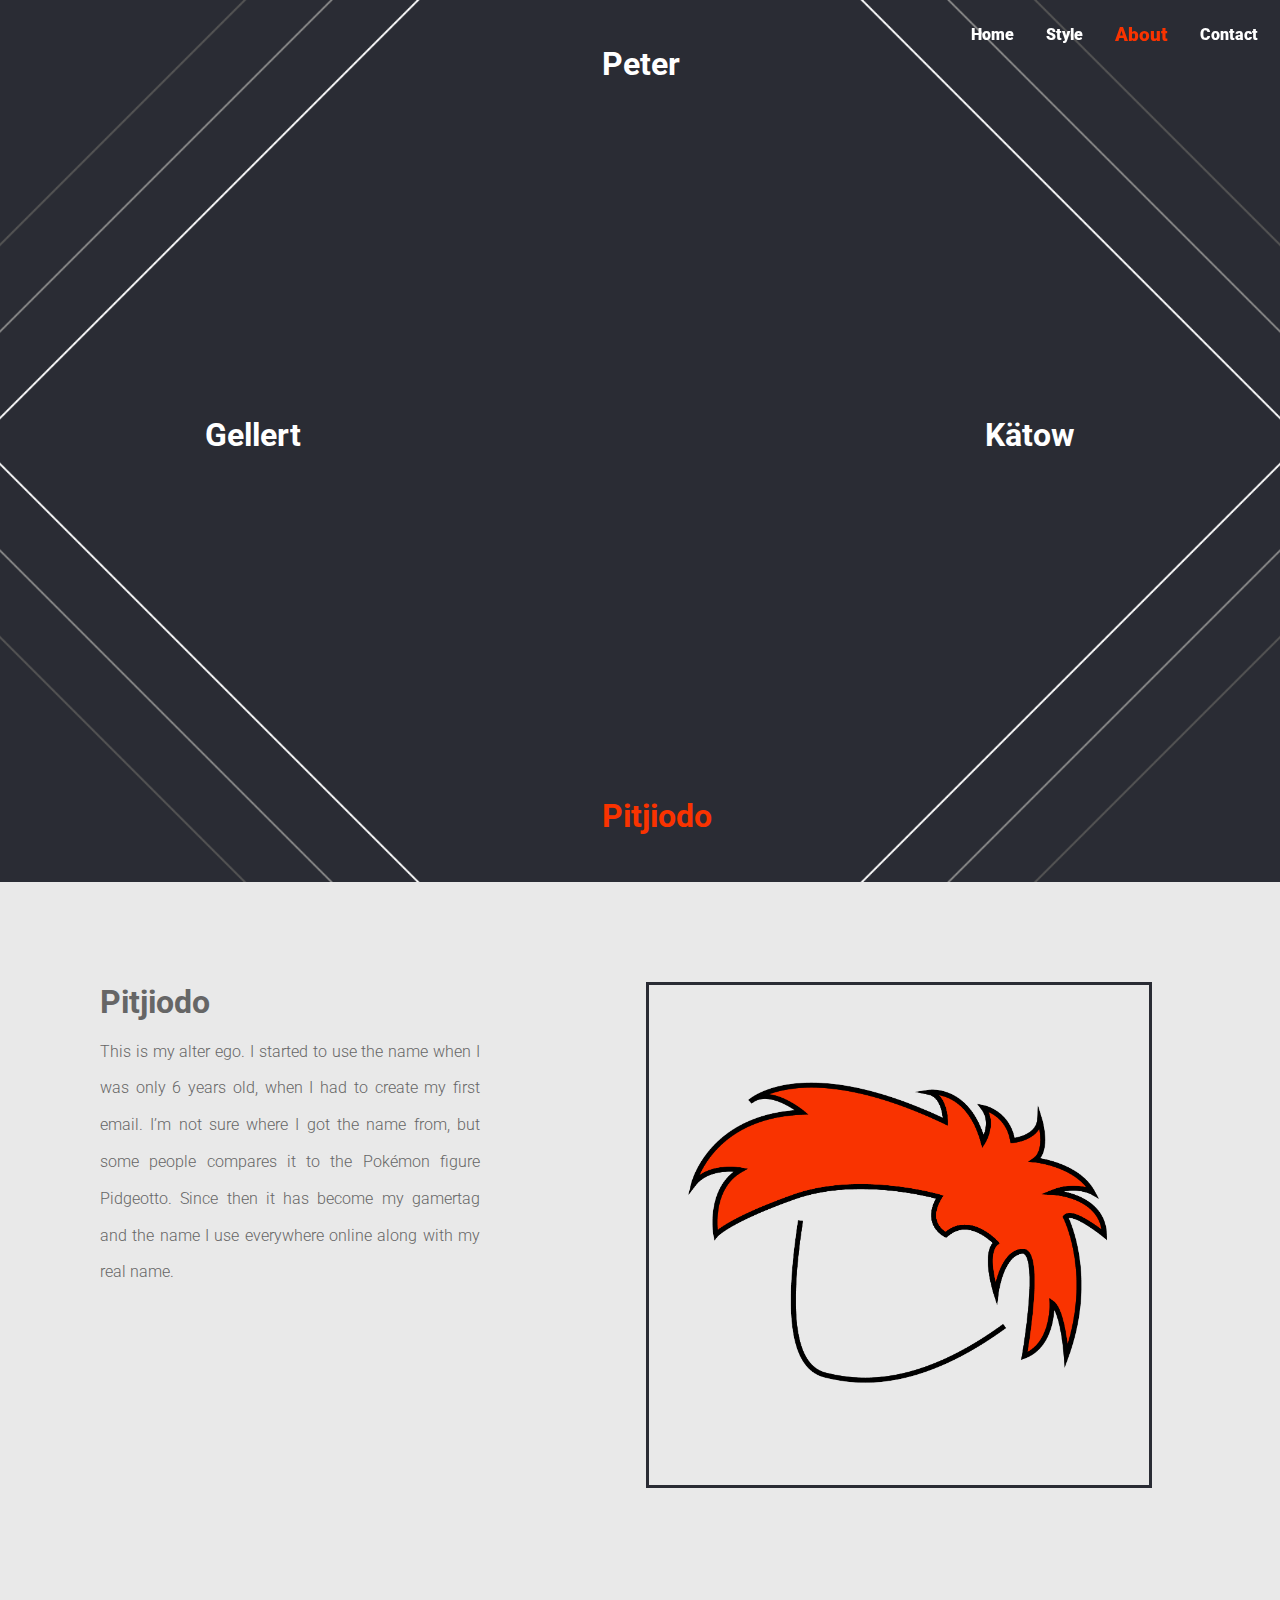
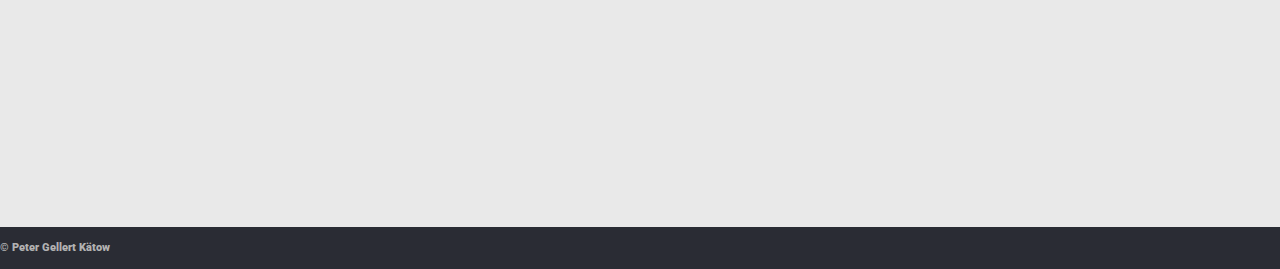
<file: about-pitjiodo.html>
<!DOCTYPE html>
<html>
  <head>
    <meta charset="utf-8">
    <meta name="viewport" content="width=divice-width, initial-scale=1.0">
    <title>Peter G Kätow Portfolio</title>
    <link href="https://fonts.googleapis.com/css?family=Roboto:300,900" rel="stylesheet">
    <link rel="stylesheet" href="assets/css/style.css">
    <link rel="icon" href="assets/pictures/Pitjiodo%20cartoon-01.png">
  </head>
  
  <body class="about-wrapper">
    <div class="about-top">
      <nav id="site-nav">
        <ul>
            <li><a href="index.html">Home</a></li>
            <li><a href="style.html">Style</a></li>
            <li><a class="active" href="about.html">About</a></li>
            <li><a href="contact.html">Contact</a></li>
        </ul>
      </nav>
      <a class="peter-gellert-katow" href="about.html"><h1 class="gellert">Gellert</h1></a>
      <a class="peter-gellert-katow" href="about.html"><h1 class="peter">Peter</h1></a>
      <a class="peter-gellert-katow" href="about.html"><h1 class="katow">Kätow</h1></a>
      <a class="peter-gellert-katow" href="about-pitjiodo.html"><h1 class="pitjiodo" id="active1">Pitjiodo</h1></a>
    </div>
        
    <div class="about-bot">
        <h1>
          Pitjiodo
        </h1>
        <div class="about-bot-text">
            <p>
               This is my alter ego. I started to use the name when I was only 6 years old, when I had to create my first email. I’m not sure where I got the name from, but some people compares it to the Pokémon figure Pidgeotto. Since then it has become my gamertag and the name I use everywhere online along with my real name.
            </p>
        </div>
        <div class="about-bot-img">
           <img src="assets/pictures/Pitjiodo%20cartoon-01.png" alt="Pitjiodo"> 
            
        </div> 
    </div>
    <footer>
        <p> &copy; Peter Gellert Kätow</p>
    </footer>
  </body>
</html>
</file>
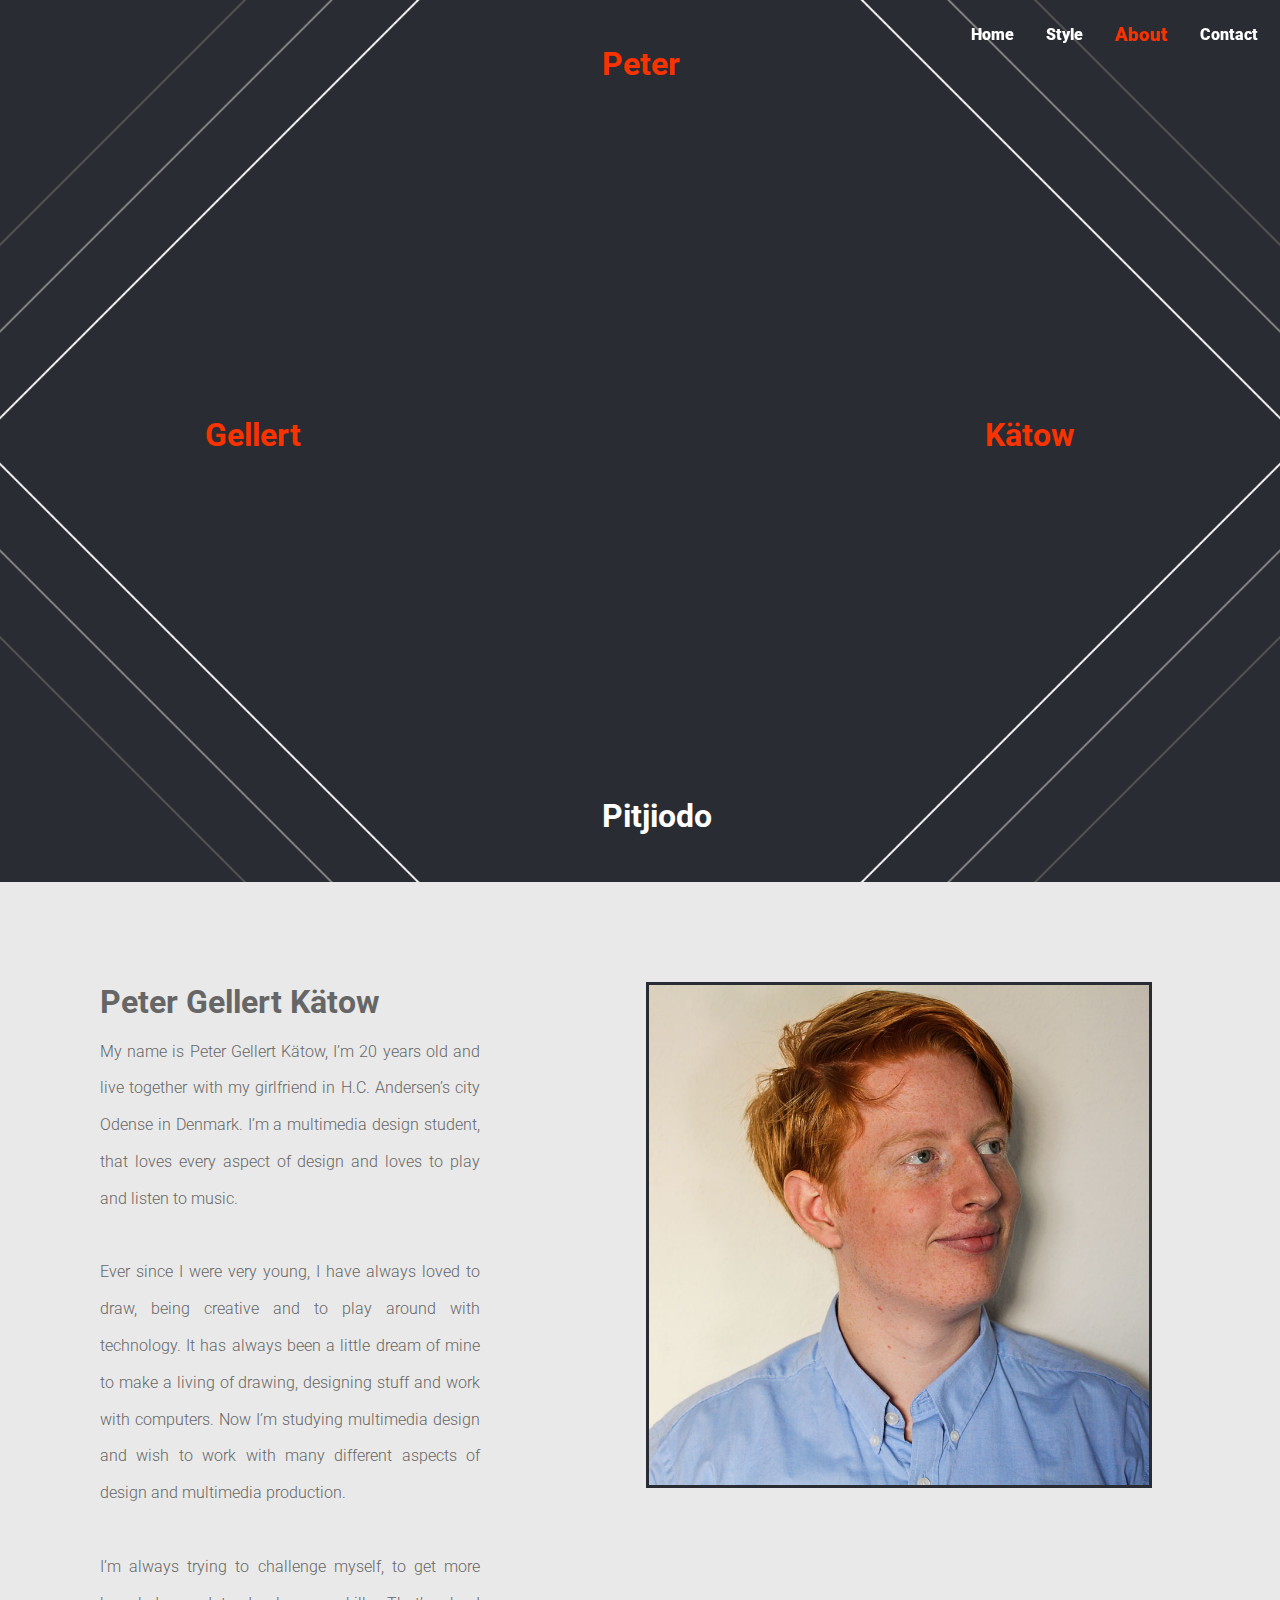
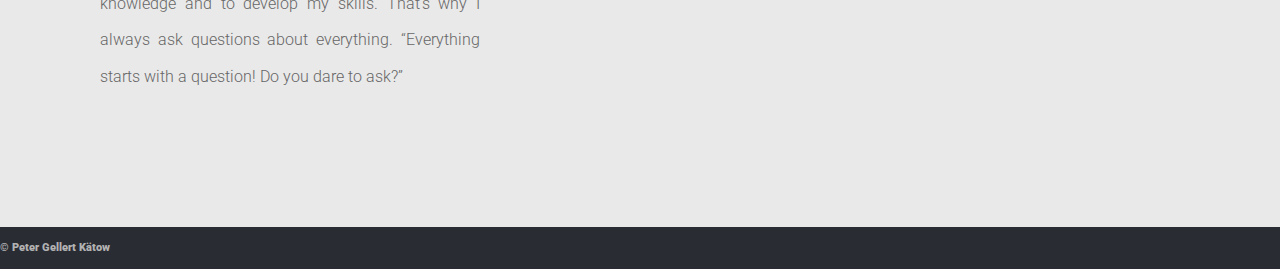
<file: about.html>
<!DOCTYPE html>
<html>
  <head>
    <meta charset="utf-8">
    <meta name="viewport" content="width=divice-width, initial-scale=1.0">
    <title>Peter G Kätow Portfolio</title>
    <link href="https://fonts.googleapis.com/css?family=Roboto:300,900" rel="stylesheet">
    <link rel="stylesheet" href="assets/css/style.css">
    <link rel="icon" href="assets/pictures/Pitjiodo%20cartoon-01.png">
  </head>
  
  <body class="about-wrapper">
    <div class="about-top">
      <nav id="site-nav">
        <ul>
            <li><a href="index.html">Home</a></li>
            <li><a href="style.html">Style</a></li>
            <li><a class="active" href="about.html">About</a></li>
            <li><a href="contact.html">Contact</a></li>
        </ul>
      </nav>
      <a class="peter-gellert-katow" href="about.html"><h1 class="gellert" id="active1">Gellert</h1></a>
      <a class="peter-gellert-katow" href="about.html"><h1 class="peter" id="active2">Peter</h1></a>
      <a class="peter-gellert-katow" href="about.html"><h1 class="katow" id="active3">Kätow</h1></a>
      <a class="peter-gellert-katow" href="about-pitjiodo.html"><h1 class="pitjiodo">Pitjiodo</h1></a>
    </div>
      
    <div class="about-bot">
        <h1>
          Peter Gellert Kätow
        </h1>
        <div class="about-bot-text">
            <p>
                My name is Peter Gellert Kätow, I’m 20 years old and live together with my girlfriend in H.C. Andersen’s city Odense in Denmark. I’m a multimedia design student, that loves every aspect of design and loves to play and listen to music. <br><br>
                Ever since I were very young, I have always loved to draw, being creative and to play around with technology. It has always been a little dream of mine to make a living of drawing, designing stuff and work with computers. Now I’m studying multimedia design and wish to work with many different aspects of design and multimedia production. <br><br>
                I’m always trying to challenge myself, to get more knowledge and to develop my skills. That’s why I always ask questions about everything. “Everything starts with a question! Do you dare to ask?”
            </p>
        </div>
        <div class="about-bot-img-peter">
           <img src="assets/pictures/Me-Potrat.jpg" alt="Peter Gellert Kätow"> 
            
        </div> 
    </div>
    <footer>
        <p> &copy; Peter Gellert Kätow</p>
    </footer>
  </body>
</html>
</file>
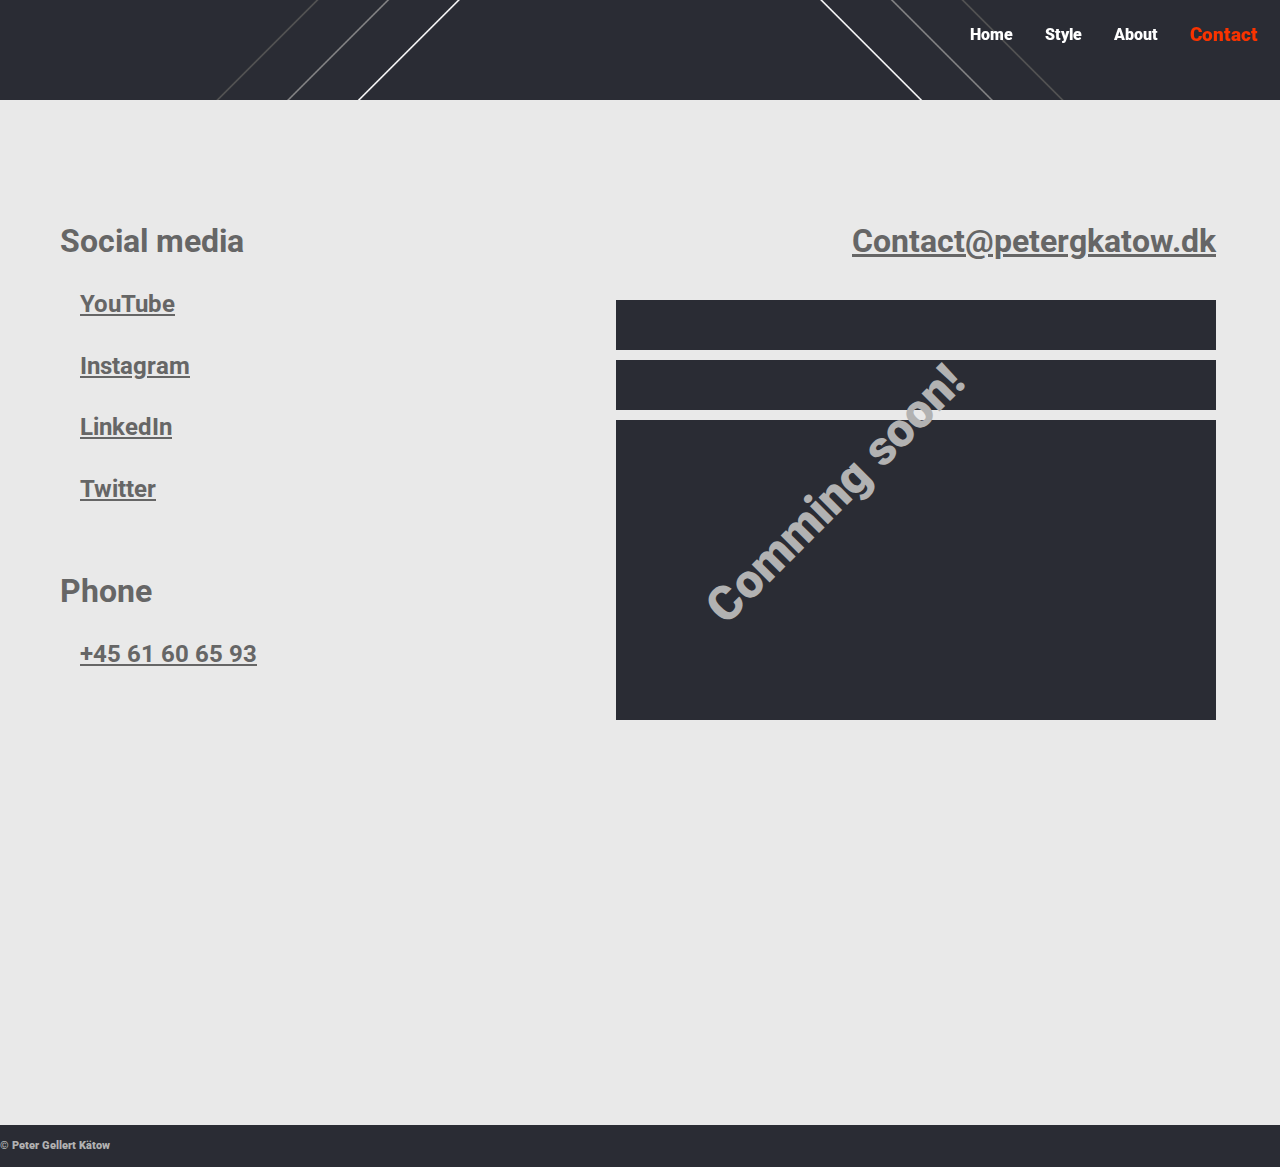
<file: contact.html>
<!DOCTYPE html>
<html>
  <head>
    <meta charset="utf-8">
    <meta name="viewport" content="width=divice-width, initial-scale=1.0">
    <title>Peter G Kätow Portfolio</title>
    <link href="https://fonts.googleapis.com/css?family=Roboto:300,900" rel="stylesheet">
    <link rel="stylesheet" href="assets/css/style.css">
    <link rel="icon" href="assets/pictures/Pitjiodo%20cartoon-01.png">
  </head>
  
  <body class="site-wrapper">
    <div class="contact">
        <nav id="site-nav">
          <ul>
            <li><a href="index.html">Home</a></li>
            <li><a href="style.html">Style</a></li>
            <li><a href="about.html">About</a></li>
            <li><a class="active" href="contact.html">Contact</a></li>
          </ul>
        </nav>
        <div class="contact-top">
            <img src="assets/pictures/art1_Tegnebr%C3%A6t%201.png" alt="Peter Gellert Kätow contact background">
        </div>
    </div>
    
    <div class="contact-bottom-part">
      <div class="social-media">
          <div><h1>Social media</h1>
          </div>
          <a href="https://www.youtube.com/channel/UCdS6H402z0fMj0OU09_HnTw?view_as=subscriber"><div class="youtube"><h2>YouTube</h2>
          </div></a>
          <a href="https://www.instagram.com/pitjiodo"><div class="instagram"><h2>Instagram</h2>
          </div></a>
          <a href="https://www.linkedin.com/in/peter-k%C3%A4tow-232845131/"><div class="linkedin"><h2>LinkedIn</h2>
          </div></a>
          <a href="https://twitter.com/PeterGkatow?lang=da"><div class="tweeter"><h2>Twitter</h2>
          </div></a>
      </div>
      <div class="phone">
          <div><h1>Phone</h1>
          </div>
          <a href="tel:+4561606593"><div class="youtube"><h2>+45 61 60 65 93</h2></div></a>
         </div>
      <div class="email"><a href="mailto:contact@petergkatow.com"><h1>Contact@petergkatow.dk</h1></a></div>
      
      <div class="contact-form"></div>
      <div class="contact-form1"></div>
      <div class="contact-form2"></div>
      <p class="contact-text">Comming soon!</p>
    </div>
    <footer>
        <p> &copy; Peter Gellert Kätow</p>
    </footer>
  </body>
</html>
</file>
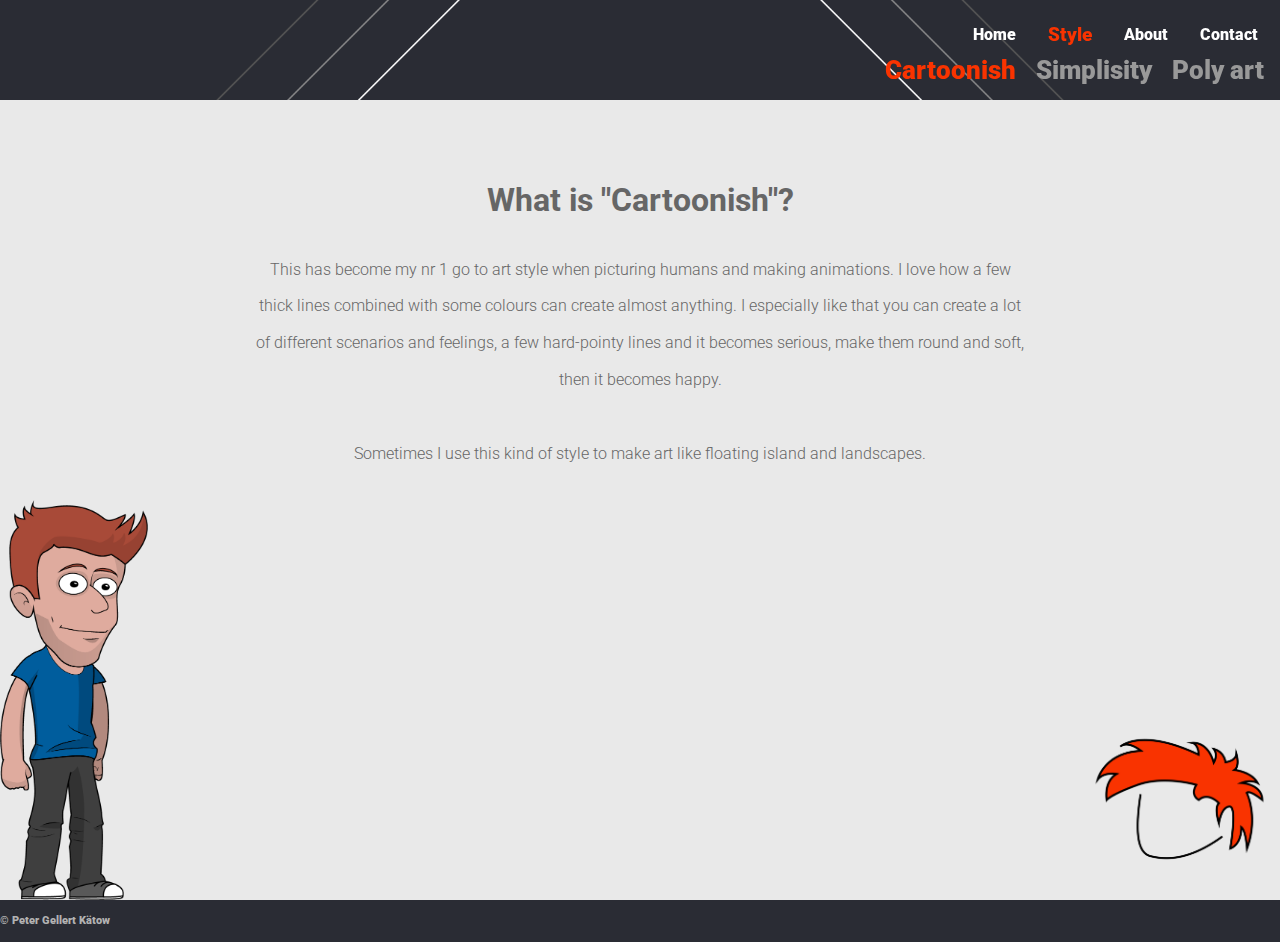
<file: style-cartoonish.html>
<!DOCTYPE html>
<html>
  <head>
    <meta charset="utf-8">
    <meta name="viewport" content="width=divice-width, initial-scale=1.0">
    <title>Peter G Kätow Portfolio</title>
    <link href="https://fonts.googleapis.com/css?family=Roboto:300,900" rel="stylesheet">
    <link rel="stylesheet" href="assets/css/style.css">
    <link rel="icon" href="assets/pictures/Pitjiodo%20cartoon-01.png">
  </head>
  
  <body class="site-wrapper">
    <div class="style">
        <nav id="site-nav">
          <ul>
            <li><a href="index.html">Home</a></li>
            <li><a class="active" href="style.html">Style</a></li>
            <li><a href="about.html">About</a></li>
            <li><a href="contact.html">Contact</a></li>
          </ul>
        </nav>
        <ul class="style-nav">
            <li><a class="active2" href="style-cartoonish.html">Cartoonish</a></li>
            <li><a href="style-simplisity.html">Simplisity</a></li>
            <li><a href="style-graphic.html">Poly art</a></li>
        </ul>
        <div class="style-top">
            <img src="assets/pictures/art1_Tegnebr%C3%A6t%201.png" alt="Peter Gellert Kätow style background">
        </div>
    </div>
    
    <div class="bottom-part">
      <div class="bottom-part-textbox">
        <h1>
          What is "Cartoonish"?
        </h1>
        <div class="style-text">
            <p>
               This has become my nr 1 go to art style when picturing humans and making animations. I love how a few thick lines combined with some colours can create almost anything. I especially like that you can create a lot of different scenarios and feelings, a few hard-pointy lines and it becomes serious, make them round and soft, then it becomes happy. <br> <br>
               Sometimes I use this kind of style to make art like floating island and landscapes.

            </p>
        </div>
        <img class="style-cartoonish-img" src="assets/pictures/Pitjiodo%20cartoon-01.png" alt="Peter Gellert Kätow">
        <img class="left-style-cartoonish-img" src="assets/pictures/pitjiodo-avatar.png" alt="Peter Gellert Kätow">
      </div>
    </div>
    <footer>
        <p> &copy; Peter Gellert Kätow</p>
    </footer>
  </body>
</html>
</file>
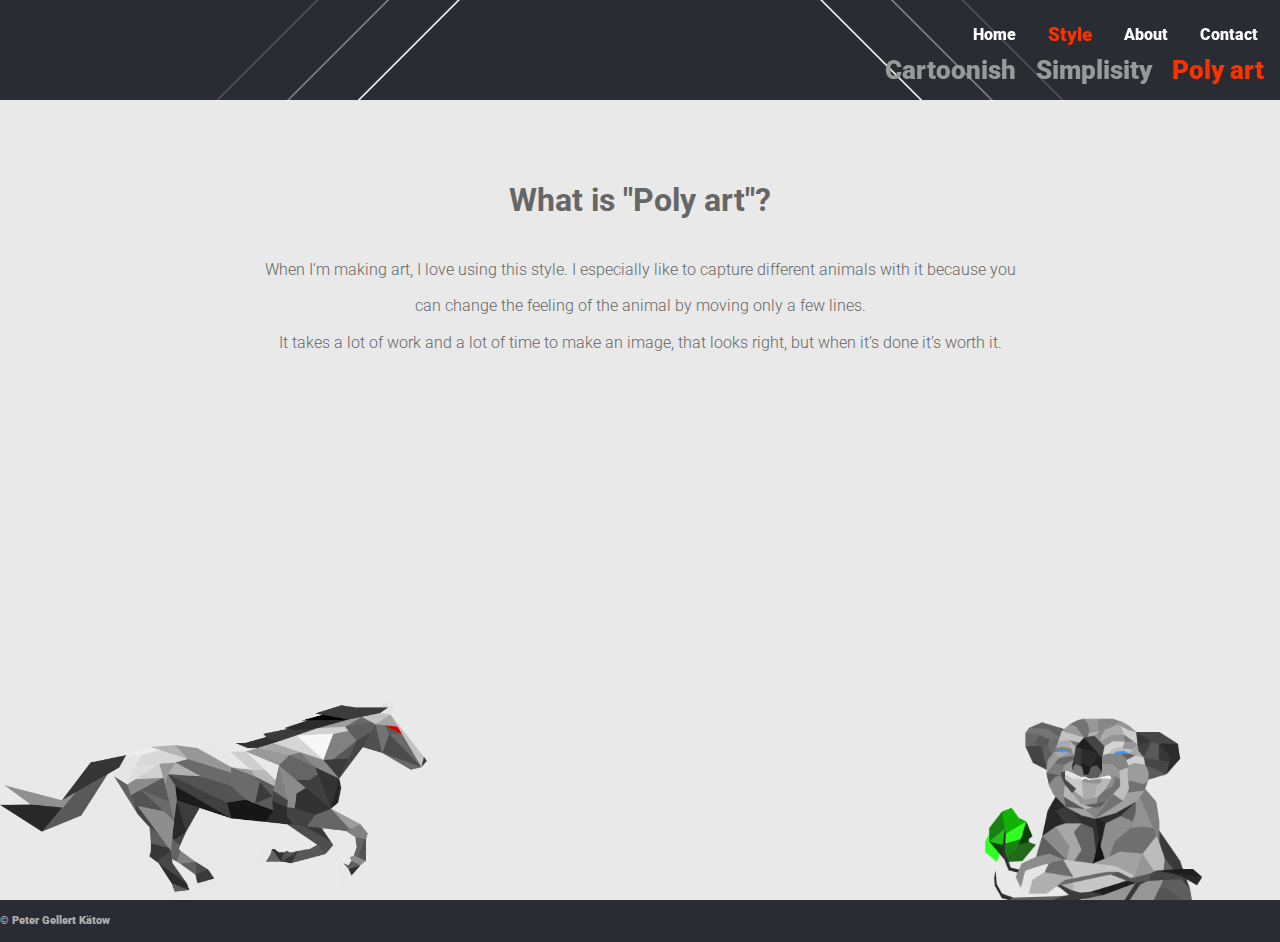
<file: style-graphic.html>
<!DOCTYPE html>
<html>
  <head>
    <meta charset="utf-8">
    <meta name="viewport" content="width=divice-width, initial-scale=1.0">
    <title>Peter G Kätow Portfolio</title>
    <link href="https://fonts.googleapis.com/css?family=Roboto:300,900" rel="stylesheet">
    <link rel="stylesheet" href="assets/css/style.css">
    <link rel="icon" href="assets/pictures/Pitjiodo%20cartoon-01.png">
  </head>
  
  <body class="site-wrapper">
    <div class="style">
        <nav id="site-nav">
          <ul>
            <li><a href="index.html">Home</a></li>
            <li><a class="active" href="style.html">Style</a></li>
            <li><a href="about.html">About</a></li>
            <li><a href="contact.html">Contact</a></li>
          </ul>
        </nav>
        <ul class="style-nav">
            <li><a href="style-cartoonish.html">Cartoonish</a></li>
            <li><a href="style-simplisity.html">Simplisity</a></li>
            <li><a class="active2" href="style-graphic.html">Poly art</a></li>
        </ul>
        <div class="style-top">
            <img src="assets/pictures/art1_Tegnebr%C3%A6t%201.png" alt="Peter Gellert Kätow style background">
        </div>
    </div>
    
    <div class="bottom-part">
      <div class="bottom-part-textbox">
        <h1>
          What is "Poly art"?
        </h1>
        <div class="style-text">
            <p>
               When I’m making art, I love using this style. I especially like to capture different animals with it because you can change the feeling of the animal by moving only a few lines. <br>
               It takes a lot of work and a lot of time to make an image, that looks right, but when it’s done it’s worth it. 

            </p>
        </div>
        <img class="style-graphic-img" src="assets/pictures/Koala%20mindre%20ingenbaggrund-01.png" alt="Peter Gellert Kätow">
        <img class="left-style-graphic-img" src="assets/pictures/Hest%20mindre.png" alt="Peter Gellert Kätow">
      </div>
    </div>
    <footer>
        <p> &copy; Peter Gellert Kätow</p>
    </footer>
  </body>
</html>
</file>
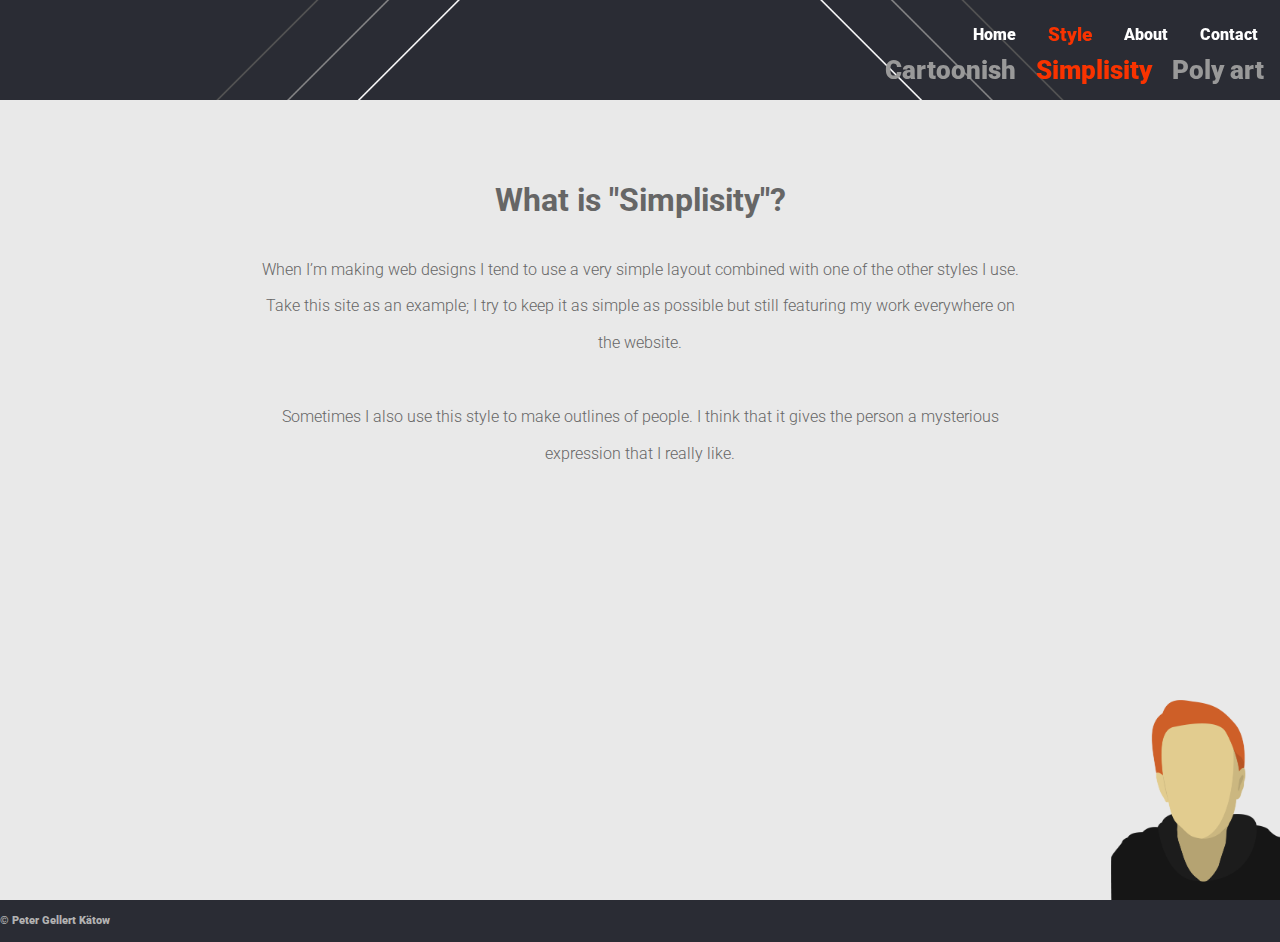
<file: style-simplisity.html>
<!DOCTYPE html>
<html>
  <head>
    <meta charset="utf-8">
    <meta name="viewport" content="width=divice-width, initial-scale=1.0">
    <title>Peter G Kätow Portfolio</title>
    <link href="https://fonts.googleapis.com/css?family=Roboto:300,900" rel="stylesheet">
    <link rel="stylesheet" href="assets/css/style.css">
    <link rel="icon" href="assets/pictures/Pitjiodo%20cartoon-01.png">
  </head>
  
  <body class="site-wrapper">
    <div class="style">
        <nav id="site-nav">
          <ul>
            <li><a href="index.html">Home</a></li>
            <li><a class="active" href="style.html">Style</a></li>
            <li><a href="about.html">About</a></li>
            <li><a href="contact.html">Contact</a></li>
          </ul>
        </nav>
        <ul class="style-nav">
            <li><a href="style-cartoonish.html">Cartoonish</a></li>
            <li><a class="active2" href="style-simplisity.html">Simplisity</a></li>
            <li><a href="style-graphic.html">Poly art</a></li>
        </ul>
        <div class="style-top">
            <img src="assets/pictures/art1_Tegnebr%C3%A6t%201.png" alt="Peter Gellert Kätow style background">
        </div>
    </div>
    
    <div class="bottom-part">
      <div class="bottom-part-textbox">
        <h1>
          What is "Simplisity"?
        </h1>
        <div class="style-text">
            <p>
               When I’m making web designs I tend to use a very simple layout combined with one of the other styles I use. Take this site as an example; I try to keep it as simple as possible but still featuring my work everywhere on the website. <br><br> 
               Sometimes I also use this style to make outlines of people. I think that it gives the person a mysterious expression that I really like.

            </p>
        </div>
        <img class="style-simplisity-img" src="assets/pictures/Simpel%20Peter%20Gellert%20K%C3%A4tow.png" alt="Peter Gellert Kätow">
      </div>
    </div>
    <footer>
        <p> &copy; Peter Gellert Kätow</p>
    </footer>
  </body>
</html>
</file>
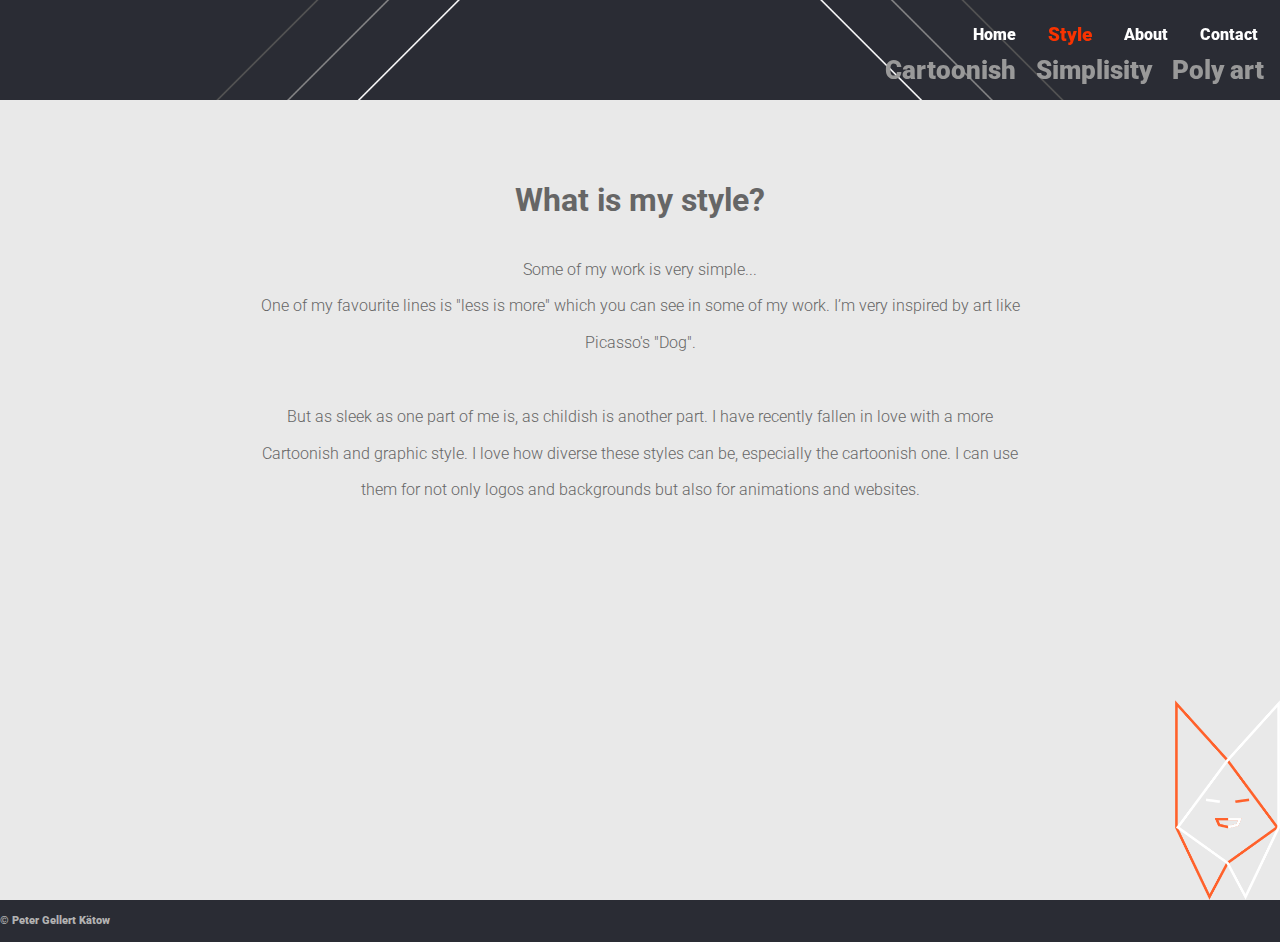
<file: style.html>
<!DOCTYPE html>
<html>
  <head>
    <meta charset="utf-8">
    <meta name="viewport" content="width=divice-width, initial-scale=1.0">
    <title>Peter G Kätow Portfolio</title>
    <link href="https://fonts.googleapis.com/css?family=Roboto:300,900" rel="stylesheet">
    <link rel="stylesheet" href="assets/css/style.css">
    <link rel="icon" href="assets/pictures/Pitjiodo%20cartoon-01.png">
  </head>
  
  <body class="site-wrapper">
    <div class="style">
        <nav id="site-nav">
          <ul>
            <li><a href="index.html">Home</a></li>
            <li><a class="active" href="style.html">Style</a></li>
            <li><a href="about.html">About</a></li>
            <li><a href="contact.html">Contact</a></li>
          </ul>
        </nav>
        <ul class="style-nav">
            <li><a href="style-cartoonish.html">Cartoonish</a></li>
            <li><a href="style-simplisity.html">Simplisity</a></li>
            <li><a href="style-graphic.html">Poly art</a></li>
        </ul>
        <div class="style-top">
            <img src="assets/pictures/art1_Tegnebr%C3%A6t%201.png" alt="Peter Gellert Kätow style background">
        </div>
    </div>
    
    <div class="bottom-part">
      <div class="bottom-part-textbox">
        <h1>
          What is my style?
        </h1>
        <div class="style-text">
            <p>
               Some of my work is very simple... <br>
               One of my favourite lines is "less is more" which you can see in some of my work. I’m very inspired by art like Picasso's "Dog". <br><br>
               But as sleek as one part of me is, as childish is another part. I have recently fallen in love with a more Cartoonish and graphic style. I love how diverse these styles can be, especially the cartoonish one. I can use them for not only logos and backgrounds but also for animations and websites.

            </p>
        </div>
        <img class="style-img" src="assets/pictures/pitjiodo-fox.png" alt="Peter Gellert Kätow">
      </div>
    </div>
    <footer>
        <p> &copy; Peter Gellert Kätow</p>
    </footer>
  </body>
</html>
</file>
<file: assets/css/style.css>
body, html {
    height: 100%;
    margin: 0;
    font-size: 16px;
    font-family: 'Roboto', sans-serif;
    font-weight: 900;
    line-height: 2.6em;
    color: #666;
}

/*-------Navigation-------*/

#site-nav {
    right: 0.5%;
    position: fixed;
    z-index: 1;
}

#site-nav a {
    color: #fff;
    display: block;
    padding: 14px 16px 0 16px;
    text-decoration: none;
    transition: opacity .3s;
}

#site-nav ul {
    margin: 0;
    padding: 0;
    overflow: hidden;
}

#site-nav li {
    display: inline;
    list-style: none;
    float: left;
    font-weight: 900;
}

#site-nav a:hover {
    opacity: .5;
}

#site-nav .active {
    font-size: 1.2em;
    color: #F93300;
}

/*-------LOGO-------*/
#logo {
    position: absolute;
    height: 35px;
    width: auto;
    top: 14px;
    left: 0.5%;
}
/*----------------------HOME----------------------*/

/*-------text-------*/

.home-parallax-text, .home-section-2-textbox, .home-section-3-text, .home-section-x-text {
    position: absolute;
    width: 100%;
    text-align: center;
    font-size: 13px;
    letter-spacing: 4px;
    text-transform: uppercase;
    background-color: transparent;
    color: #fff;
}

.home-parallax-text, .home-section-x-text {
    top: 40%;
}

.home-section-2-textbox {
    top: 20%;
}

/*-------Parallax 1-------*/

.home-parallax {
    background-attachment: fixed;
    background-color: #2A2C34;
    background-image: url('../pictures/peter-gellert-katow-multimediedesigner-web.jpg');
    background-position: center;
    background-repeat: no-repeat;
    background-size: cover;
    min-height: 100%;
    position: relative;
}


/*Scroll down button*/

#scroll-down a span {
    position: absolute;
    top: 93%;
    left: 50%;
    width: 25px;
    height: 25px;
    border-left: 1px solid #fff;
    border-bottom: 1px solid #fff;
    transition: opacity .3s;
    -webkit-transform: rotate(-45deg);
    -webkit-animation: homegodown 2s infinite;
}

.home-scroll-down a {
    transition: opacity .3s;
}
.home-scroll-down a:hover {
    opacity: .5;
}

@-webkit-keyframes homegodown {
  0% {
    -webkit-transform: rotate(-45deg) translate(0, 0);
  }
  20% {
    -webkit-transform: rotate(-45deg) translate(-10px, 10px);
  }
  40% {
    -webkit-transform: rotate(-45deg) translate(0, 0);
  }
}

/*-------Section 2-------*/

.home-text {
    margin: 0px 20% 0px 20%;
    font-weight: 300;
}
.home-section-2 {
    background-attachment: fixed;
    background-color: #2A2C34;
    /*border-top: solid 10px #fff;*/
    min-height: 100%;
    position: relative;
}
.home-section-2-textbox p {
    margin-top: 50px;
    text-transform: none;
    line-height: 230%;
    text-align: justify;
}



/*-------Section x-------*/

.home-section-x {
    background-attachment: fixed;
    background-color: #2A2C34;
    background-image: url('../pictures/land%20in%20the%20sky.png');
    background-position: top;
    background-repeat: no-repeat;
    background-size: cover;
    /*border-top: solid 10px #fff;*/
    min-height: 50%;
    opacity: 0.9;
    position: relative;
}

/*-------Section 3-------*/
.section-3 {
    background-color: #2A2C34;
}
/*--visable list--*/

#art, #animations, #school-projects, #other-projects {
    margin: 50px 20% 0 20%;
    position: relative;
    display: flex;
}
.img-l {
    position: relative;
    height: 400px;
    margin: 0 -200px;
}
.img-lx {
    position: relative;
    height: 500px;
    margin: 0 -30px;
}
.img-lxx {
    position: relative;
    height: 500px;
    margin: 0 -190px;
}
.img-lxxx {
    position: relative;
    height: 500px;
    margin: -50px 0px 0 0;
}
.img-l1 {
    max-height: 400px;
    overflow: hidden;
    flex: 1;
}
.img-l1:hover {
    cursor: pointer;
    opacity: 0.8;
}

/*------overlay------*/
#overlay11, #overlay12, #overlay13, #overlay21, #overlay22, #overlay23, #overlay31, #overlay32, #overlay33, #overlay41, #overlay42 {
    position: fixed;
    display: none;
    width: 100%;
    height: 100%;
    top: 0;
    left: 0;
    right: 0;
    bottom: 0;
    background-color: rgba(0,0,0,0.9);
    z-index: 2;
    cursor: pointer;
}
.overlay {
    background-color: #fff;
    height: 500px;
    margin: 12.5% 0 0 0;
    min-width: 100%;
    z-index: 3;
}

/*text*/
.overlay-text {
    background-color: aliceblue;
    position: absolute;
    height: 500px;
    max-width: 50%;
    overflow-y: scroll;
    left: 0%;
}
.overlay p, .overlay h1 {
    margin: 0 5% 0 5%;
    line-height: 150%;
    text-align: justify;
    position: relative;
}

/*img*/
.overlay-img {
    max-width: 50%;
    height: 500px;
    position: absolute;
    overflow: hidden;
    right: 0%;
}
.overlay-img img, .overlay-img video {
    max-height: auto;
    max-width: 100%;
    position: relative;
}
.img-text {
    position: relative;
    text-align: center;
    margin: 0 0 30px 0;
    top: 30px;
}


/*-------footer-------*/

footer {
    position: absolute;
    width: 100%;
}
footer p {
    background-color: #2A2C34;
    color: #b2b2b2;
    margin: 0;
    font-size: 0.7em;
    height: 2%;
    min-width: 100%;
    z-index: 5;
}

/*----------------------STYLE----------------------*/

/*-------style top-------*/
.style {
    position: fixed;
}
.style-top {
    height: 100px;
    overflow: hidden;
    background-color: #2A2C34;
}

.style-top img {
    width: 100%;
    z-index: 1;
}

/*-------style nav-------*/

.style-nav {
    right: 0.5%;
    top: 50px;
    position: fixed;
    z-index: 0;
    margin: 0 auto;
    padding: 0;
}

.style-nav a {
    font-size: 1.6em;
    color: #999;
    display: block;
    margin: 0 10px;
    text-decoration: none;
    transition: opacity .3s;
    text-align: center;
}

.style-nav li {
    display: inline;
    list-style: none;
    float: left;
    font-weight: 900;
}

.style-nav a:hover {
    color: #eee;
}

.style-nav .active2 {
    color: #F93300;
}

/*-------under part-------*/

.bottom-part {
    background-color: #E9E9E9;
    min-height: 100%;
    margin: 0;
    z-index: 0;
}

.bottom-part-textbox h1 {
    margin-top: 0;
    margin-bottom: 10px;
    padding-top: 180px;
    text-align: center;
}

.bottom-part-textbox p {
    margin: 0 auto;
    line-height: 230%;
    text-align: center;
    font-weight: 300;
}

.style-text {
    margin: 0px 20% 0px 20%;
    padding-top: 20px;
}

/*cartoonish*/
.style-cartoonish-img {
    height: 200px;
    width: auto;
    right: 0%;
    bottom: 0%;
    position: absolute;
}
.left-style-cartoonish-img {
    height: 400px;
    width: auto;
    left: 0%;
    bottom: 0%;
    position: absolute;
}
/*simplisity*/
.style-simplisity-img {
    height: 200px;
    width: auto;
    right: 0%;
    bottom: 0%;
    position: absolute;
}
/*graphic*/
.style-img, .style-graphic-img {
    height: 200px;
    width: auto;
    right: 0%;
    bottom: 0%;
    position: absolute;
}
.left-style-graphic-img {
    height: 200px;
    width: auto;
    left: 0%;
    bottom: 0%;
    position: absolute;
}
/*----------------------ABOUT----------------------*/

.about-top {
    background-color: #2A2C34;
    background-image: url('../pictures/art1_Tegnebr%C3%A6t%201.png');
    background-position: center;
    background-repeat: no-repeat;
    background-size: cover;
    min-height: 98%;
    /*opacity: 0.9;*/
    position: relative;
}
.about-bot {
    background-color: #E9E9E9;
    min-height: 105%;
    position: relative;
    max-width: 100%;
}

/*Diamond picture*/
.diamond {
    position: absolute;
    width: 15%;
    height: 0%;
    transform: rotate(45deg);
    overflow: hidden;
    top: 30%;
    left: 38%
    
}
.diamond img {
    transform: rotate(-45deg);
    
}

/*text*/

.peter {
    position: absolute;
    color: #fff;
    margin: 0;
    top: 5%;
    left: 47%;
}
.gellert {
    position: absolute;
    color: #fff;
    margin: 0;
    top: 47%;
    left: 16%;
}
.katow {
    position: absolute;
    color: #fff;
    margin: 0;
    top: 47%;
    right: 16%;
}
.pitjiodo {
    position: absolute;
    color: #fff;
    margin: 0;
    bottom: 5%;
    left: 47%;
}

/*bot text and picture*/
.about-bot h1, .about-bot p {
    margin: 0;
}

.about-bot h1 {
    padding: 100px 0 0 100px;
}

.about-bot-text {
    margin: 0px 800px 0px 100px;
    font-weight: 300;
}

.about-bot p {
    line-height: 230%;
    text-align: justify;
    padding: 10px 0 20px 0;
}

.about-bot-img, .about-bot-img-peter {
    right: 10%;
    top: 100px;
    height: 500px;
    width: 500px;
    position: absolute;
    overflow: hidden;
    border: solid #2A2C34;
}
.about-bot-img-peter img {
    height: 500px;
    width: auto;
    margin-left: -80px;
}
.about-bot-img img {
    height: 500px;
    width: auto;
}

.peter-gellert-katow #active1, .peter-gellert-katow #active2, .peter-gellert-katow #active3 {
    color: #F93300;
}
/*----------------------Contact----------------------*/

.contact {
    position: fixed;
    overflow: hidden;
    height: 100px;
    background-color: fuchsia;
    z-index: 2;
}
.contact-top {
    height: 100px;
    overflow: hidden;
    background-color: #2A2C34;
}

.contact-top img {
    width: 100%;
    z-index: 1;
}

.contact-bottom-part {
    background-color: #E9E9E9;
    min-height: 125%;
    min-width: 100%;
    position: relative;
}

.social-media {
    position: absolute;
    margin: 0 0 0 80px;
    top: 200px;
}
.social-media h1 {
    margin-left: -20px;
}
.social-media a, .phone a, .email a {
    color: #666;
}
.email {
    position: absolute;
    margin: 0;
    top: 200px;
    right: 5%;
}

.phone {
    position: absolute;
    margin: 0 0 0 80px;
    top: 550px;
}
.phone h1 {
    margin-left: -20px;
}

.contact-form {
    position: absolute;
    background-color: #2A2C34;
    margin: 0;
    top: 420px;
    right: 5%;
    height: 300px;
    width: 600px;
}
.contact-form1 {
    position: absolute;
    background-color: #2A2C34;
    margin: 0;
    top: 360px;
    right: 5%;
    height: 50px;
    width: 600px;
}
.contact-form2 {
    position: absolute;
    background-color: #2A2C34;
    margin: 0;
    top: 300px;
    right: 5%;
    height: 50px;
    width: 600px;
}
.contact-text {
    position: absolute;
    color: #b2b2b2;
    margin: 0;
    top: 380px;
    right: 50px;
    height: 50px;
    width: 600px;
    font-size: 3em;
    transform: rotate(-45deg)
}
</file>
